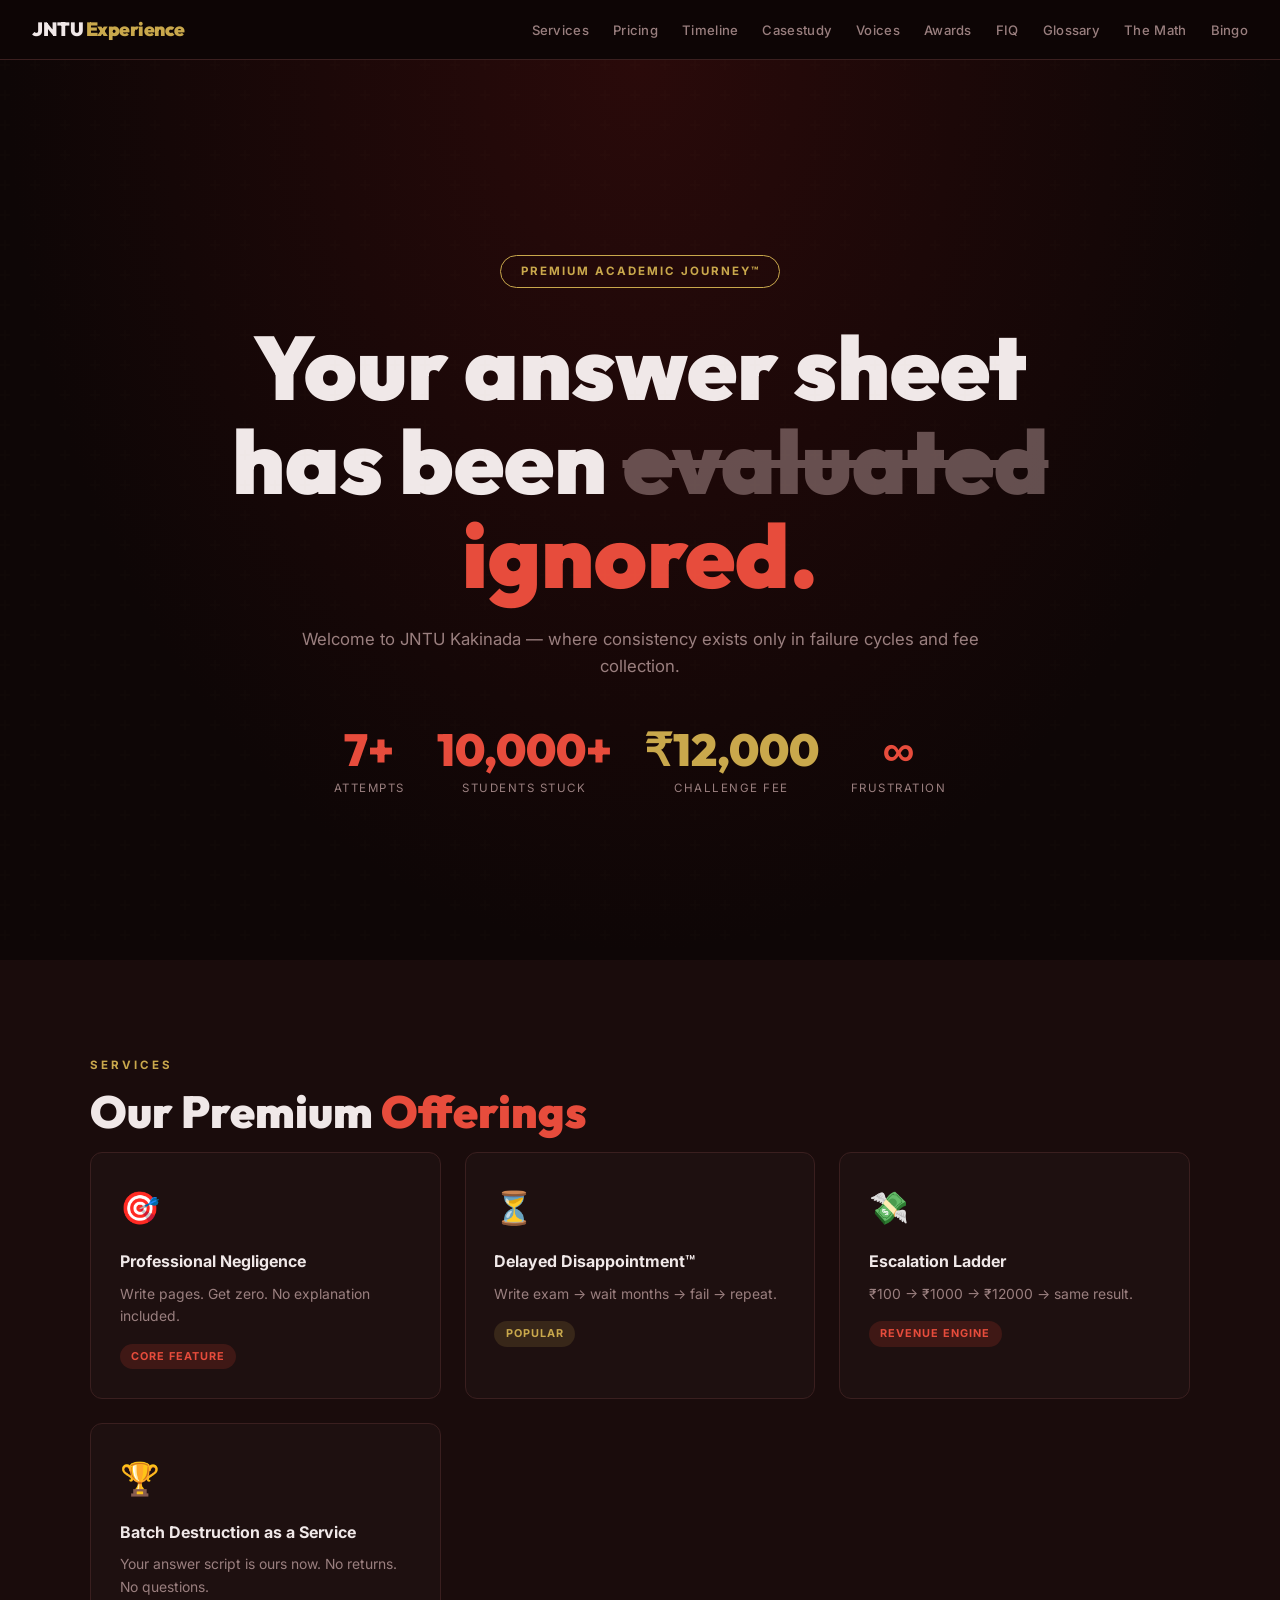
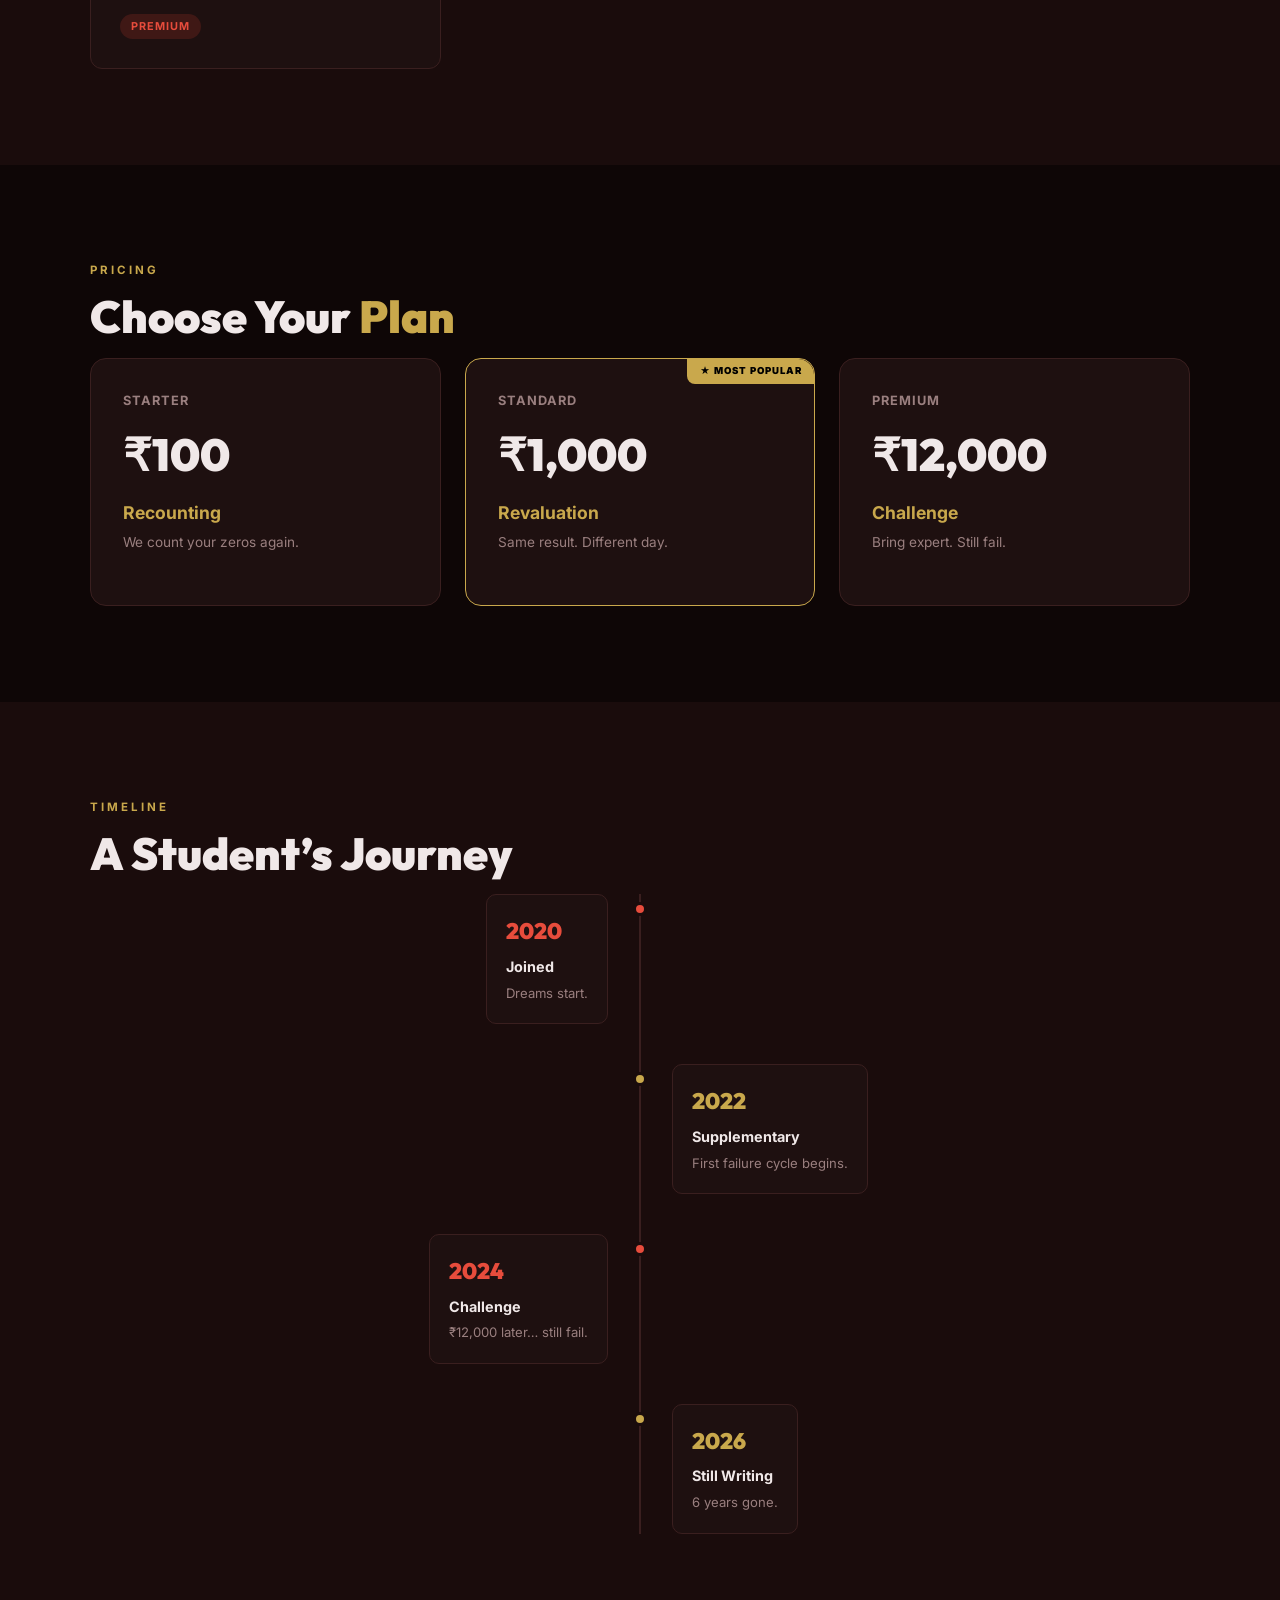
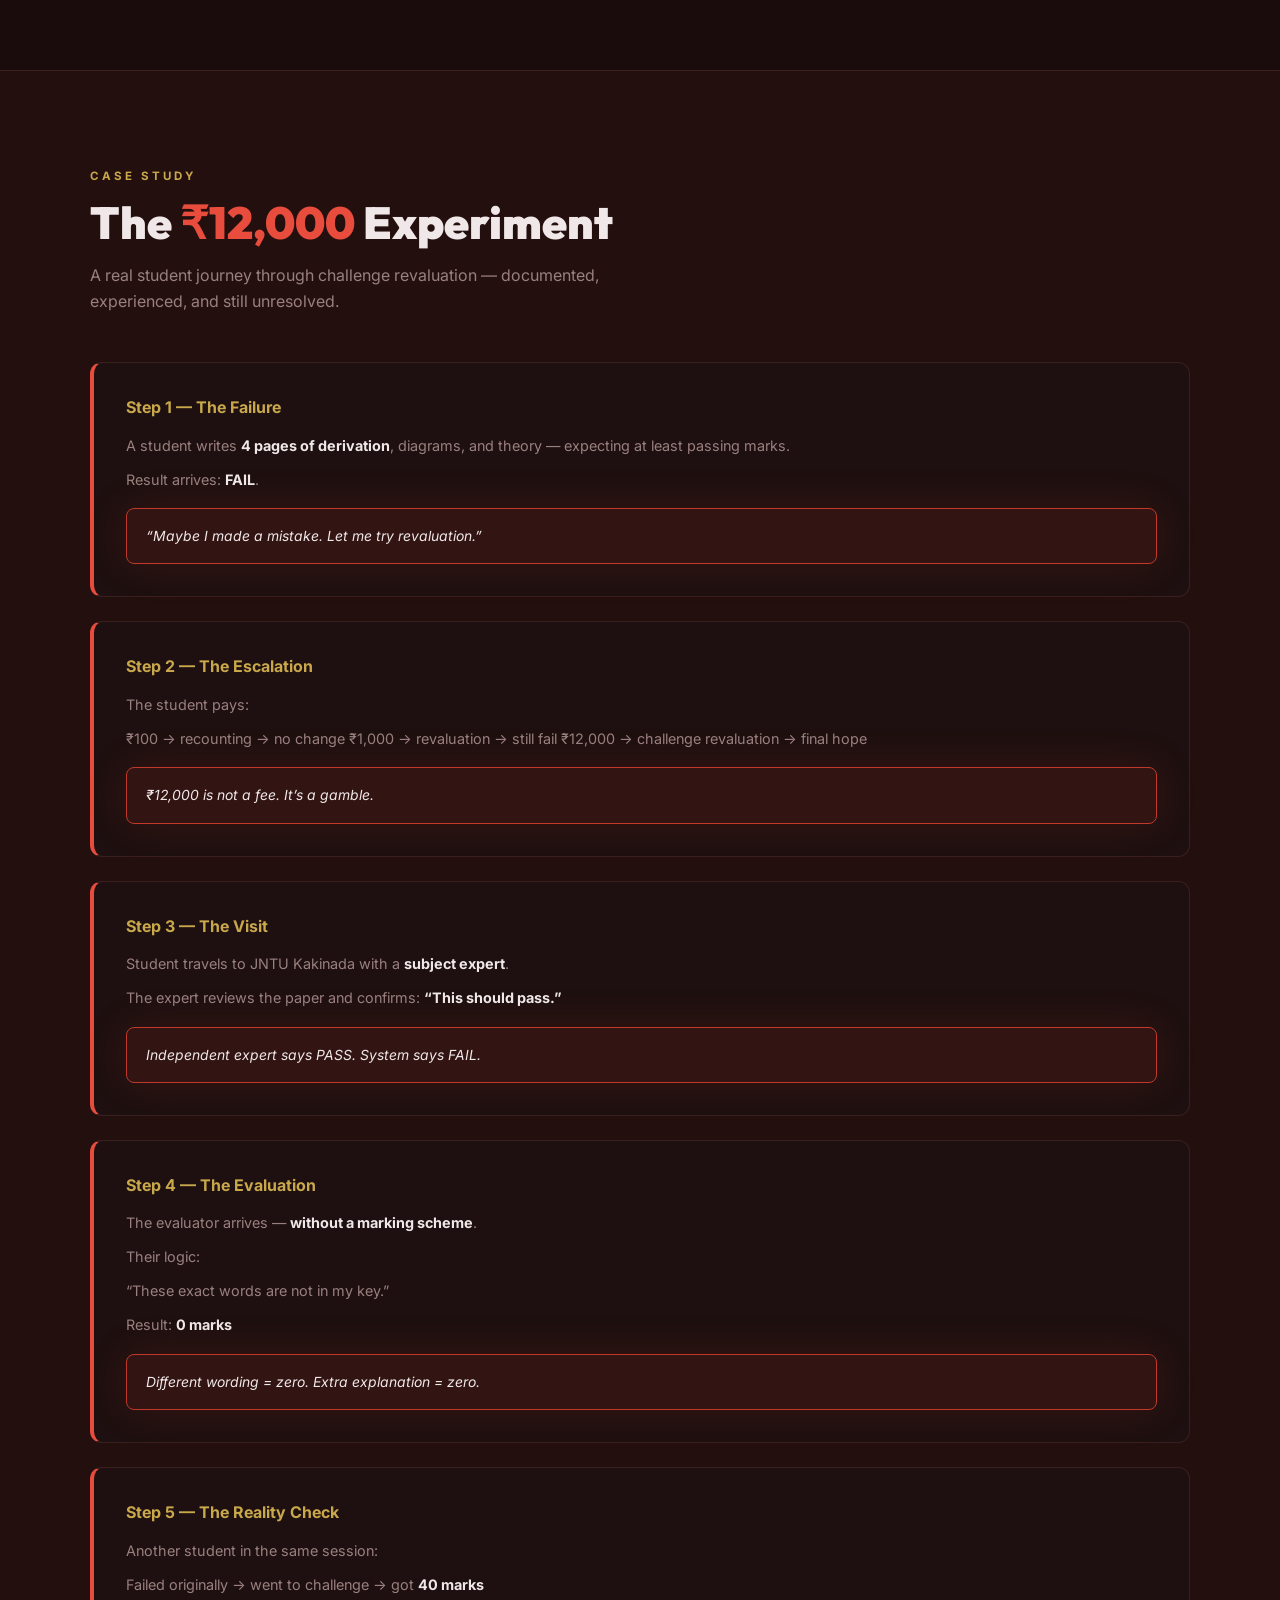
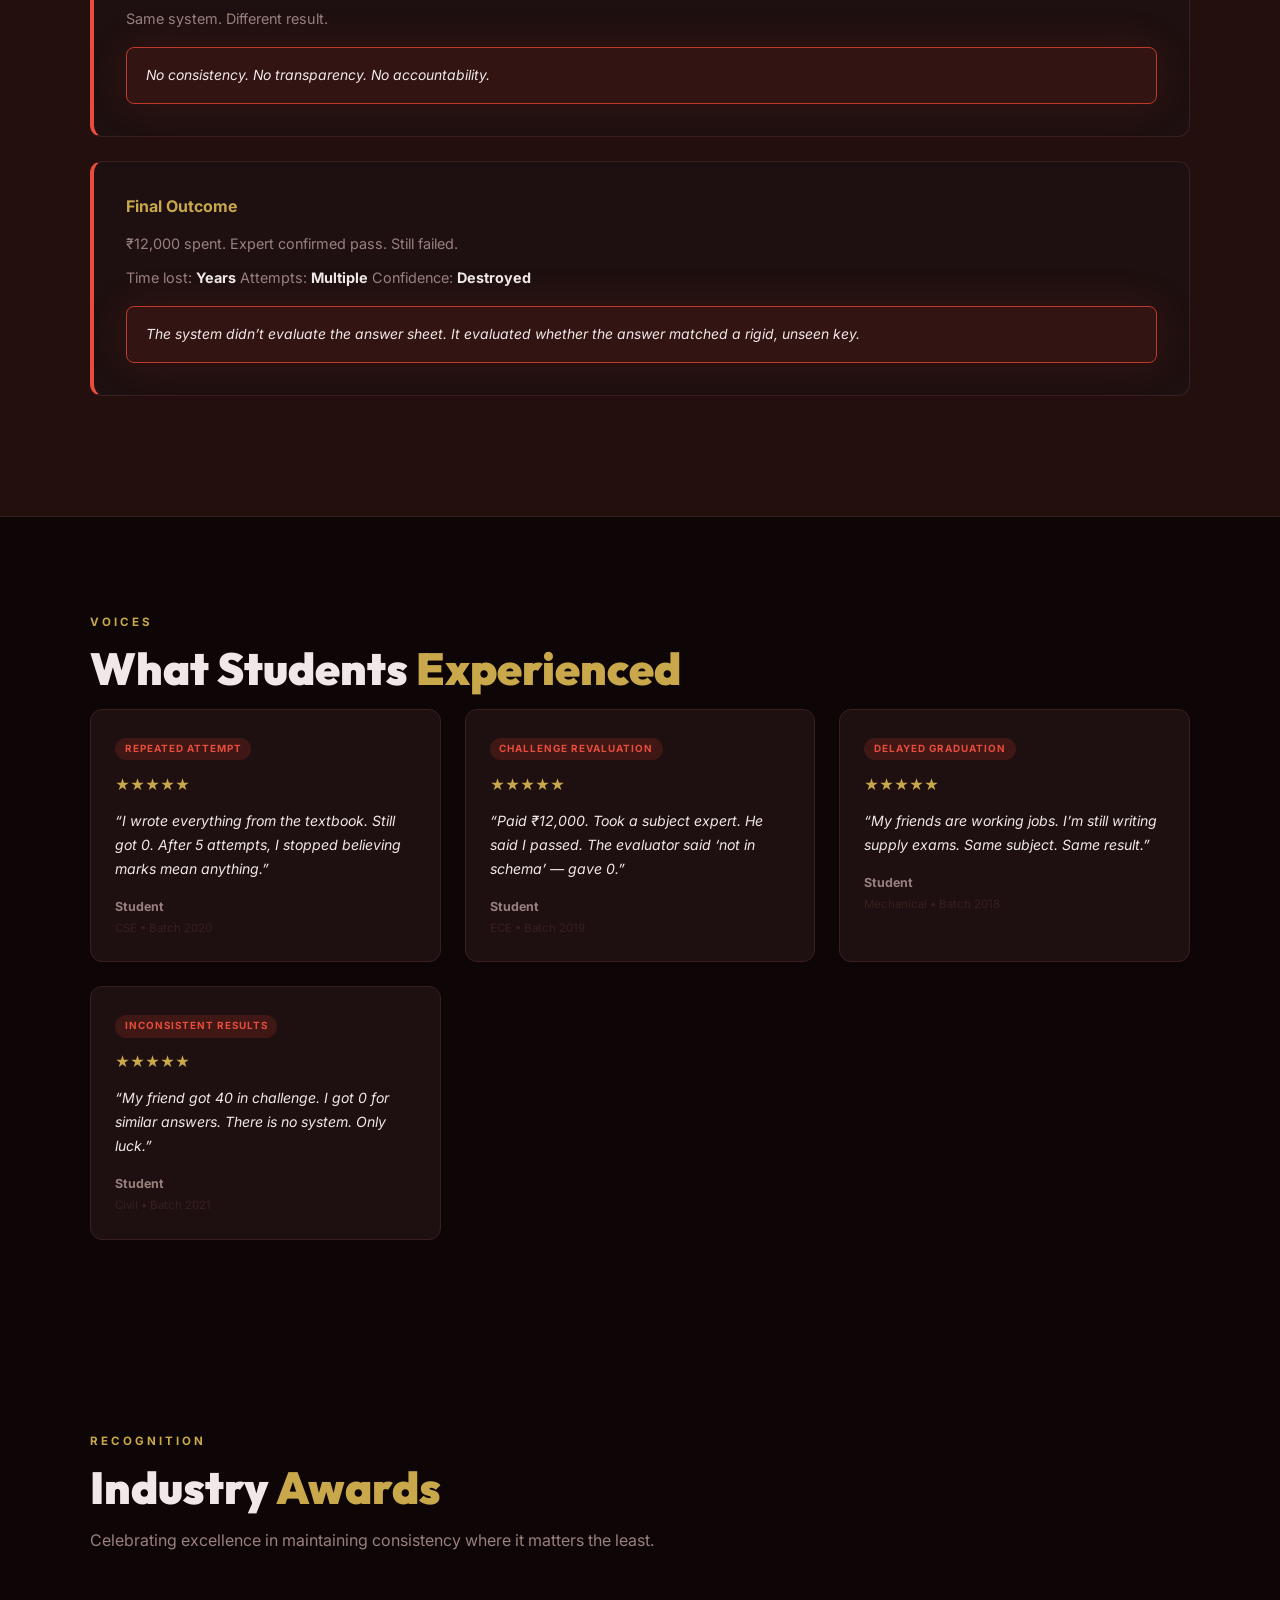
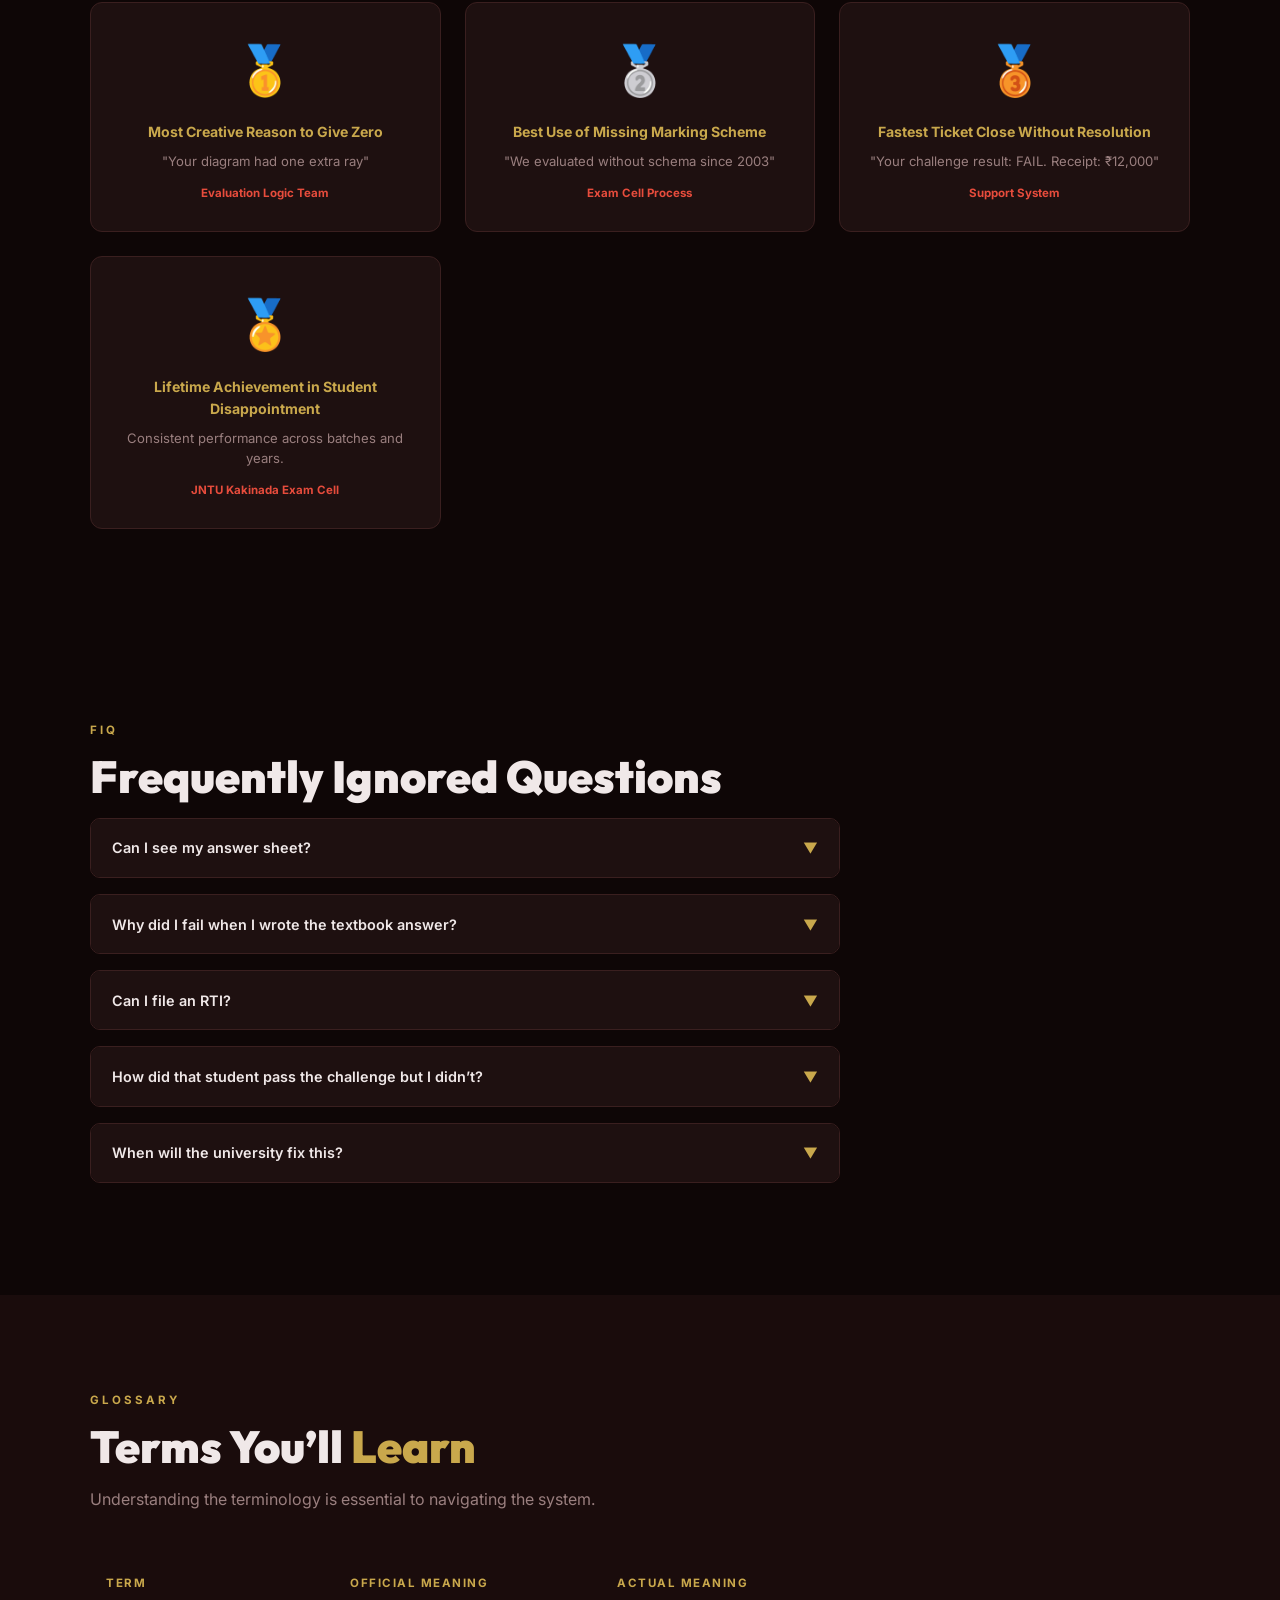
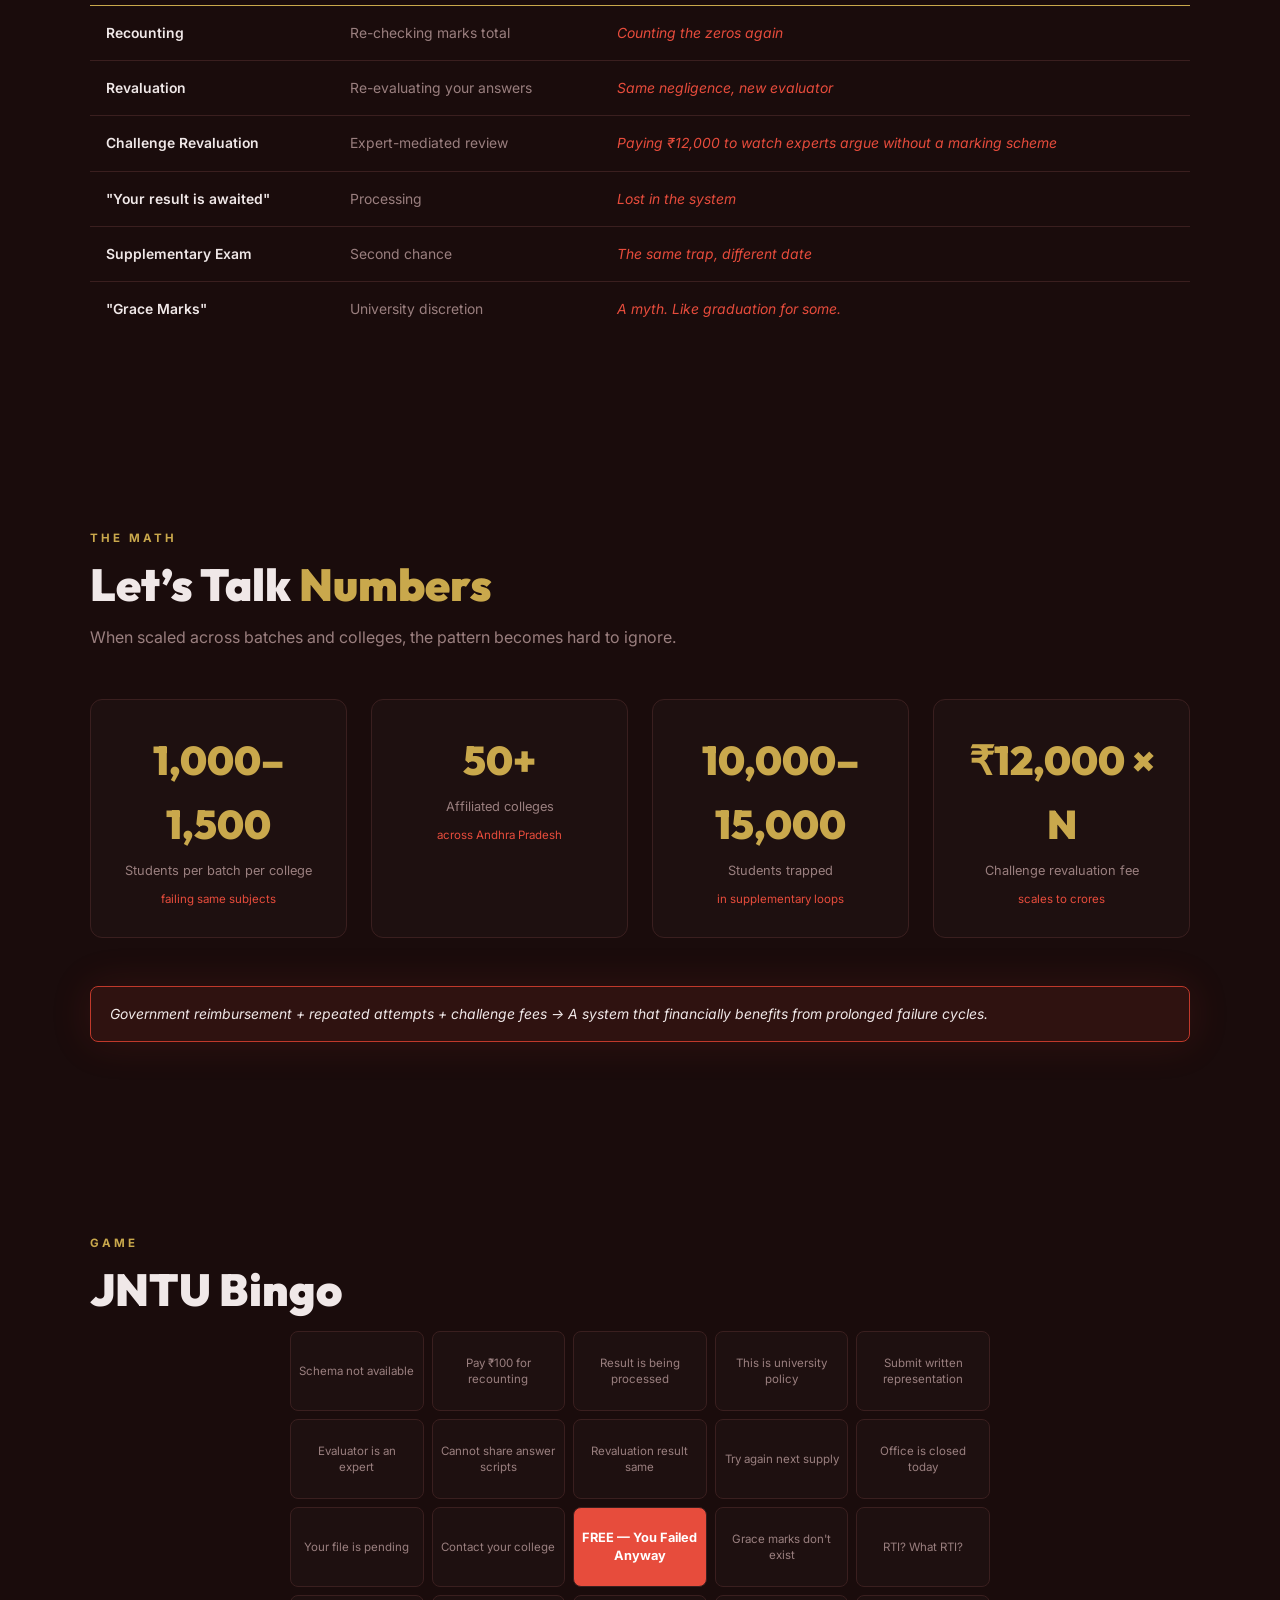
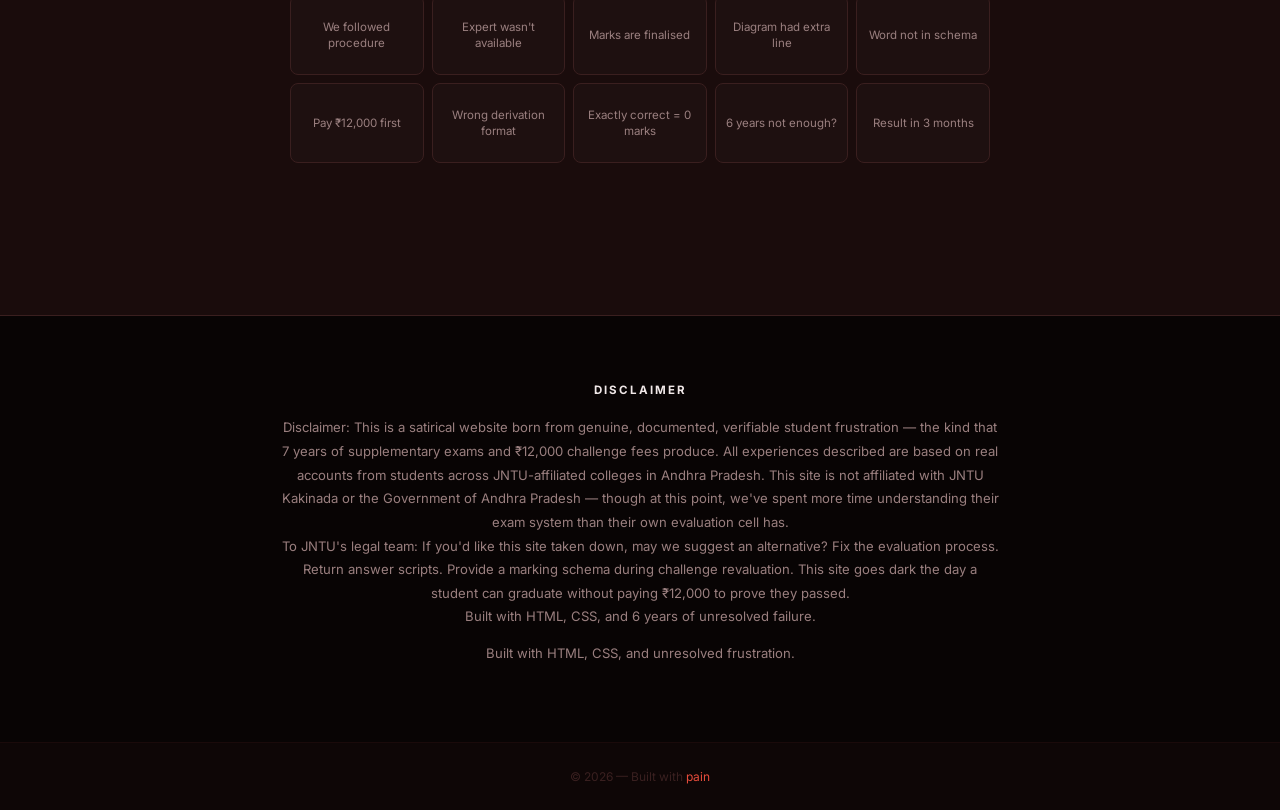
<file: index.html>
<!DOCTYPE html>
<html lang="en">

<head>
    <meta charset="UTF-8">

    <title>JNTU Kakinada Revaluation Problems, Results Delay & Student Experience (Real Stories)</title>

    <meta name="viewport" content="width=device-width, initial-scale=1.0">

    <!-- SEO META -->
    <meta name="description"
        content="Real student experiences with JNTU Kakinada exams, revaluation, challenge revaluation, supplementary issues and evaluation system problems. Read documented stories and insights.">

    <meta name="keywords"
        content="JNTU Kakinada, JNTUK results, JNTUK revaluation, JNTUK challenge revaluation, JNTUK supplementary exams, JNTUK evaluation system, JNTU issues, JNTU student experience">

    <meta name="author" content="Student Experience Archive">

    <!-- INDEXING -->
    <meta name="robots" content="index, follow">

    <!-- CANONICAL -->
    <link rel="canonical" href="https://JNTUK-glitch.github.io/jntu-kakinada-experience/">

    <!-- OPEN GRAPH (FOR WHATSAPP / FACEBOOK) -->
    <meta property="og:title" content="JNTU Kakinada: Student Experience & Evaluation Issues">
    <meta property="og:description"
        content="A documentation-driven site exposing student experiences with JNTU Kakinada evaluation, revaluation, and supplementary system.">
    <meta property="og:type" content="website">
    <meta property="og:url" content="https://JNTUK-glitch.github.io/jntu-kakinada-experience/">
    <meta property="og:image" content="https://JNTUK-glitch.github.io/jntu-kakinada-experience/preview.png">

    <!-- TWITTER -->
    <meta name="twitter:card" content="summary_large_image">
    <meta name="twitter:title" content="JNTU Kakinada Evaluation Reality">
    <meta name="twitter:description" content="Student stories and insights about JNTU Kakinada exam system.">
    <meta name="twitter:image" content="https://JNTUK-glitch.github.io/jntu-kakinada-experience/preview.png">

    <!-- FAVICON -->
    <link rel="icon" href="favicon.ico">

    <!-- CSS -->
    <link rel="preload" href="style.css" as="style">
    <link rel="stylesheet" href="style.css">

    <!-- STRUCTURED DATA (VERY POWERFUL) -->
    <script type="application/ld+json">
    {
      "@context": "https://schema.org",
      "@type": "Article",
      "headline": "JNTU Kakinada Student Experience and Evaluation System Issues",
      "description": "Detailed student experiences about JNTU Kakinada exam system, revaluation, challenge revaluation and supplementary issues.",
      "author": {
        "@type": "Organization",
        "name": "Student Experience Archive"
      },
      "publisher": {
        "@type": "Organization",
        "name": "Independent Student Documentation"
      }
    }
    </script>
    <script type="application/ld+json">
            {
             "@context": "https://schema.org",
             "@type": "FAQPage",
             "mainEntity": [
               {
                 "@type": "Question",
                 "name": "Can I see my answer sheet in JNTU?",
                 "acceptedAnswer": {
                   "@type": "Answer",
                   "text": "Students typically cannot access answer sheets directly and must apply through official processes."
                 }
               },
               {
                 "@type": "Question",
                 "name": "Does JNTU revaluation change marks?",
                 "acceptedAnswer": {
                   "@type": "Answer",
                   "text": "Revaluation results vary and may or may not lead to mark changes."
                 }
               },
               {
                 "@type": "Question",
                 "name": "What is challenge revaluation in JNTU?",
                 "acceptedAnswer": {
                   "@type": "Answer",
                   "text": "Challenge revaluation involves a detailed review process often requiring additional fees."
                 }
               }
             ]
            }
    </script>

</head>

<body>

    <!-- ─── NAV ─── -->
    <nav>
        <div class="nav-logo">
            JNTU <span class="accent">Experience</span>
        </div>

        <ul class="nav-links" id="nav-links">
            <li><a href="#services">Services</a></li>
            <li><a href="#pricing">Pricing</a></li>
            <li><a href="#timeline">Timeline</a></li>
            <li><a href="#casestudy">Casestudy</a></li>
            <li><a href="#voices">Voices</a></li>
            <li><a href="#awards">Awards</a></li>
            <li><a href="#fiq">FIQ</a></li>
            <li><a href="#glossary">Glossary</a></li>
            <li><a href="#themath">The Math</a></li>
            <li><a href="#bingo">Bingo</a></li>
        </ul>

        <div class="hamburger" id="hamburger">
            <span></span><span></span><span></span>
        </div>
    </nav>

    <!-- ─── HERO ─── -->
    <section id="hero">
        <div class="badge">Premium Academic Journey™</div>

        <h1 class="hero-title">
            Your answer sheet has been
            <span class="strikethrough">evaluated</span>
            <span class="highlight">ignored.</span>
        </h1>
        <p class="hero-sub seo-boost seo-hidden">
            JNTU Kakinada revaluation problems, results delay, challenge revaluation experience and supplementary exam
            issues
            explained.
        </p>

        <h2 class="seo-hidden">
            JNTU Kakinada Results, Revaluation, Challenge Revaluation, Supplementary Exams Issues Explained
        </h2>

        <div class="seo-hidden">
            JNTU Kakinada revaluation problems, JNTUK results delay, JNTUK challenge revaluation experience, JNTU
            supplementary
            exams issues, JNTU evaluation system complaints, JNTUK student issues Andhra Pradesh.
        </div>

        <p class="hero-sub">
            Welcome to JNTU Kakinada — where consistency exists only in failure cycles and fee collection.
        </p>

        <div class="stats-grid">
            <div class="stat-item">
                <span class="stat-num" data-target="7+">0</span>
                <span class="stat-label">Attempts</span>
            </div>
            <div class="stat-item">
                <span class="stat-num" data-target="10000+">0</span>
                <span class="stat-label">Students Stuck</span>
            </div>
            <div class="stat-item gold">
                <span class="stat-num" data-target="₹12000">0</span>
                <span class="stat-label">Challenge Fee</span>
            </div>
            <div class="stat-item">
                <span class="stat-num" data-target="∞">0</span>
                <span class="stat-label">Frustration</span>
            </div>
        </div>
    </section>

    <!-- ─── SERVICES ─── -->
    <section id="services">
        <div class="container">
            <div class="section-label">Services</div>
            <h2 class="section-title">Our Premium <span class="red">Offerings</span></h2>

            <div class="services-grid">
                <div class="service-card reveal">
                    <div class="service-icon">🎯</div>
                    <h3>Professional Negligence</h3>
                    <p>Write pages. Get zero. No explanation included.</p>
                    <span class="service-tag tag-red">Core Feature</span>
                </div>

                <div class="service-card reveal">
                    <div class="service-icon">⏳</div>
                    <h3>Delayed Disappointment™</h3>
                    <p>Write exam → wait months → fail → repeat.</p>
                    <span class="service-tag tag-gold">Popular</span>
                </div>

                <div class="service-card reveal">
                    <div class="service-icon">💸</div>
                    <h3>Escalation Ladder</h3>
                    <p>₹100 → ₹1000 → ₹12000 → same result.</p>
                    <span class="service-tag tag-red">Revenue Engine</span>
                </div>

                <div class="service-card reveal">
                    <div class="service-icon">🏆</div>
                    <h3>Batch Destruction as a Service</h3>
                    <p>Your answer script is ours now. No returns. No questions.</p>
                    <span class="service-tag tag-red">Premium</span>
                </div>
            </div>
        </div>
    </section>

    <!-- ─── PRICING ─── -->
    <section id="pricing">
        <div class="container">
            <div class="section-label">Pricing</div>
            <h2 class="section-title">Choose Your <span class="gold">Plan</span></h2>

            <div class="pricing-grid">

                <div class="pricing-card">
                    <div class="price-tier">Starter</div>
                    <div class="price-amount">₹100</div>
                    <div class="price-name">Recounting</div>
                    <p class="price-desc">We count your zeros again.</p>
                </div>

                <div class="pricing-card featured">
                    <div class="price-tier">Standard</div>
                    <div class="price-amount">₹1,000</div>
                    <div class="price-name">Revaluation</div>
                    <p class="price-desc">Same result. Different day.</p>
                </div>

                <div class="pricing-card">
                    <div class="price-tier">Premium</div>
                    <div class="price-amount">₹12,000</div>
                    <div class="price-name">Challenge</div>
                    <p class="price-desc">Bring expert. Still fail.</p>
                </div>

            </div>
        </div>
    </section>

    <!-- ─── TIMELINE ─── -->
    <section id="timeline">
        <div class="container">
            <div class="section-label">Timeline</div>
            <h2 class="section-title">A Student’s Journey</h2>

            <div class="timeline">
                <div class="tl-item">
                    <div class="tl-dot"></div>
                    <div class="tl-content">
                        <div class="tl-year">2020</div>
                        <h4>Joined</h4>
                        <p>Dreams start.</p>
                    </div>
                </div>

                <div class="tl-item">
                    <div class="tl-dot"></div>
                    <div class="tl-content">
                        <div class="tl-year">2022</div>
                        <h4>Supplementary</h4>
                        <p>First failure cycle begins.</p>
                    </div>
                </div>

                <div class="tl-item">
                    <div class="tl-dot"></div>
                    <div class="tl-content">
                        <div class="tl-year">2024</div>
                        <h4>Challenge</h4>
                        <p>₹12,000 later… still fail.</p>
                    </div>
                </div>

                <div class="tl-item">
                    <div class="tl-dot"></div>
                    <div class="tl-content">
                        <div class="tl-year">2026</div>
                        <h4>Still Writing</h4>
                        <p>6 years gone.</p>
                    </div>
                </div>
            </div>
        </div>
    </section>

    <!-- ─── CASE STUDY / FULL STORY ─── -->
    <section id="casestudy">
        <div class="container">

            <div class="section-label">Case Study</div>
            <h2 class="section-title">
                The <span class="red">₹12,000</span> Experiment
            </h2>
            <p class="section-desc">
                A real student journey through challenge revaluation — documented, experienced, and still unresolved.
            </p>

            <!-- STORY BLOCK 1 -->
            <div class="case-box reveal">
                <h3>Step 1 — The Failure</h3>
                <p>
                    A student writes <strong>4 pages of derivation</strong>, diagrams, and theory —
                    expecting at least passing marks.
                </p>
                <p>
                    Result arrives: <strong>FAIL</strong>.
                </p>
                <div class="case-highlight">
                    “Maybe I made a mistake. Let me try revaluation.”
                </div>
            </div>

            <!-- STORY BLOCK 2 -->
            <div class="case-box reveal">
                <h3>Step 2 — The Escalation</h3>
                <p>
                    The student pays:
                </p>
                <p>
                    ₹100 → recounting → no change
                    ₹1,000 → revaluation → still fail
                    ₹12,000 → challenge revaluation → final hope
                </p>
                <div class="case-highlight">
                    ₹12,000 is not a fee. It’s a gamble.
                </div>
            </div>

            <!-- STORY BLOCK 3 -->
            <div class="case-box reveal">
                <h3>Step 3 — The Visit</h3>
                <p>
                    Student travels to JNTU Kakinada with a <strong>subject expert</strong>.
                </p>
                <p>
                    The expert reviews the paper and confirms:
                    <strong>“This should pass.”</strong>
                </p>
                <div class="case-highlight">
                    Independent expert says PASS. System says FAIL.
                </div>
            </div>

            <!-- STORY BLOCK 4 -->
            <div class="case-box reveal">
                <h3>Step 4 — The Evaluation</h3>
                <p>
                    The evaluator arrives — <strong>without a marking scheme</strong>.
                </p>
                <p>
                    Their logic:
                </p>
                <p>
                    “These exact words are not in my key.”
                </p>
                <p>
                    Result: <strong>0 marks</strong>
                </p>
                <div class="case-highlight">
                    Different wording = zero. Extra explanation = zero.
                </div>
            </div>

            <!-- STORY BLOCK 5 -->
            <div class="case-box reveal">
                <h3>Step 5 — The Reality Check</h3>
                <p>
                    Another student in the same session:
                </p>
                <p>
                    Failed originally → went to challenge → got <strong>40 marks</strong>
                </p>
                <p>
                    Same system. Different result.
                </p>
                <div class="case-highlight">
                    No consistency. No transparency. No accountability.
                </div>
            </div>

            <!-- FINAL IMPACT -->
            <div class="case-box reveal">
                <h3>Final Outcome</h3>
                <p>
                    ₹12,000 spent. Expert confirmed pass. Still failed.
                </p>
                <p>
                    Time lost: <strong>Years</strong>
                    Attempts: <strong>Multiple</strong>
                    Confidence: <strong>Destroyed</strong>
                </p>

                <div class="case-highlight">
                    The system didn’t evaluate the answer sheet.
                    It evaluated whether the answer matched a rigid, unseen key.
                </div>
            </div>

        </div>
    </section>


    <!-- ─── STUDENT VOICES ─── -->
    <section id="voices">
        <div class="container">

            <div class="section-label">Voices</div>
            <h2 class="section-title">
                What Students <span class="gold">Experienced</span>
            </h2>

            <div class="voices-grid">

                <div class="voice-card reveal delay-1">
                    <div class="victim-badge">Repeated Attempt</div>
                    <div class="voice-stars">★★★★★</div>
                    <p class="voice-text">
                        “I wrote everything from the textbook. Still got 0.
                        After 5 attempts, I stopped believing marks mean anything.”
                    </p>
                    <div class="voice-author">Student</div>
                    <div class="voice-detail">CSE • Batch 2020</div>
                </div>

                <div class="voice-card reveal delay-2">
                    <div class="victim-badge">Challenge Revaluation</div>
                    <div class="voice-stars">★★★★★</div>
                    <p class="voice-text">
                        “Paid ₹12,000. Took a subject expert. He said I passed.
                        The evaluator said ‘not in schema’ — gave 0.”
                    </p>
                    <div class="voice-author">Student</div>
                    <div class="voice-detail">ECE • Batch 2019</div>
                </div>

                <div class="voice-card reveal delay-3">
                    <div class="victim-badge">Delayed Graduation</div>
                    <div class="voice-stars">★★★★★</div>
                    <p class="voice-text">
                        “My friends are working jobs. I’m still writing supply exams.
                        Same subject. Same result.”
                    </p>
                    <div class="voice-author">Student</div>
                    <div class="voice-detail">Mechanical • Batch 2018</div>
                </div>

                <div class="voice-card reveal delay-4">
                    <div class="victim-badge">Inconsistent Results</div>
                    <div class="voice-stars">★★★★★</div>
                    <p class="voice-text">
                        “My friend got 40 in challenge. I got 0 for similar answers.
                        There is no system. Only luck.”
                    </p>
                    <div class="voice-author">Student</div>
                    <div class="voice-detail">Civil • Batch 2021</div>
                </div>

            </div>
        </div>
    </section>

    <!-- ─── AWARDS ─── -->
    <section id="awards">
        <div class="container">

            <div class="section-label">Recognition</div>
            <h2 class="section-title">
                Industry <span class="gold">Awards</span>
            </h2>
            <p class="section-desc">
                Celebrating excellence in maintaining consistency where it matters the least.
            </p>

            <div class="awards-grid">

                <div class="award-card reveal delay-1">
                    <span class="award-medal">🥇</span>
                    <h3>Most Creative Reason to Give Zero</h3>
                    <p>"Your diagram had one extra ray"</p>
                    <span class="award-winner">Evaluation Logic Team</span>
                </div>

                <div class="award-card reveal delay-2">
                    <span class="award-medal">🥈</span>
                    <h3>Best Use of Missing Marking Scheme</h3>
                    <p>"We evaluated without schema since 2003"</p>
                    <span class="award-winner">Exam Cell Process</span>
                </div>

                <div class="award-card reveal delay-3">
                    <span class="award-medal">🥉</span>
                    <h3>Fastest Ticket Close Without Resolution</h3>
                    <p>"Your challenge result: FAIL. Receipt: ₹12,000"</p>
                    <span class="award-winner">Support System</span>
                </div>

                <div class="award-card reveal delay-4">
                    <span class="award-medal">🏅</span>
                    <h3>Lifetime Achievement in Student Disappointment</h3>
                    <p>Consistent performance across batches and years.</p>
                    <span class="award-winner">JNTU Kakinada Exam Cell</span>
                </div>

            </div>
        </div>
    </section>

    <!-- ─── FIQ ─── -->
    <section id="fiq">
        <div class="container">
            <div class="section-label">FIQ</div>
            <h2 class="section-title">Frequently Ignored Questions</h2>

            <div class="fiq-list">

                <div class="fiq-item">
                    <div class="fiq-q">
                        Can I see my answer sheet?
                        <span class="arrow">▼</span>
                    </div>
                    <div class="fiq-a">
                        <p><strong>No.</strong> Pay ₹100 instead.</p>
                    </div>
                </div>

                <div class="fiq-item">
                    <div class="fiq-q">
                        Why did I fail when I wrote the textbook answer?
                        <span class="arrow">▼</span>
                    </div>
                    <div class="fiq-a">
                        <p>
                            The rabbit has <strong>3 legs</strong> in our schema.
                            You wrote <strong>4</strong>.
                            <strong>Zero.</strong>
                        </p>
                    </div>
                </div>

                <div class="fiq-item">
                    <div class="fiq-q">
                        Can I file an RTI?
                        <span class="arrow">▼</span>
                    </div>
                    <div class="fiq-a">
                        <p>
                            You can try.
                            <strong>We Will Deprecate Every Year So You Won't Get Any .</strong>
                        </p>
                    </div>
                </div>

                <div class="fiq-item">
                    <div class="fiq-q">
                        How did that student pass the challenge but I didn’t?
                        <span class="arrow">▼</span>
                    </div>
                    <div class="fiq-a">
                        <p>
                            This is above your pay grade.
                            Which is <strong>₹12,000</strong>, by the way.
                        </p>
                    </div>
                </div>

                <div class="fiq-item">
                    <div class="fiq-q">
                        When will the university fix this?
                        <span class="arrow">▼</span>
                    </div>
                    <div class="fiq-a">
                        <p>
                            Please submit a written request.
                            <strong>It will be auto-closed.</strong>
                        </p>
                    </div>
                </div>

            </div>
        </div>
    </section>

    <!-- ─── GLOSSARY ─── -->
    <section id="glossary">
        <div class="container">

            <div class="section-label">Glossary</div>
            <h2 class="section-title">
                Terms You’ll <span class="gold">Learn</span>
            </h2>
            <p class="section-desc">
                Understanding the terminology is essential to navigating the system.
            </p>

            <table class="gloss-table reveal">
                <thead>
                    <tr>
                        <th>Term</th>
                        <th>Official Meaning</th>
                        <th>Actual Meaning</th>
                    </tr>
                </thead>
                <tbody>

                    <tr>
                        <td class="term">Recounting</td>
                        <td class="official">Re-checking marks total</td>
                        <td class="real">Counting the zeros again</td>
                    </tr>

                    <tr>
                        <td class="term">Revaluation</td>
                        <td class="official">Re-evaluating your answers</td>
                        <td class="real">Same negligence, new evaluator</td>
                    </tr>

                    <tr>
                        <td class="term">Challenge Revaluation</td>
                        <td class="official">Expert-mediated review</td>
                        <td class="real">Paying ₹12,000 to watch experts argue without a marking scheme</td>
                    </tr>

                    <tr>
                        <td class="term">"Your result is awaited"</td>
                        <td class="official">Processing</td>
                        <td class="real">Lost in the system</td>
                    </tr>

                    <tr>
                        <td class="term">Supplementary Exam</td>
                        <td class="official">Second chance</td>
                        <td class="real">The same trap, different date</td>
                    </tr>

                    <tr>
                        <td class="term">"Grace Marks"</td>
                        <td class="official">University discretion</td>
                        <td class="real">A myth. Like graduation for some.</td>
                    </tr>

                </tbody>
            </table>

        </div>
    </section>

    <!-- ─── THE MATH ─── -->
    <section id="themath">
        <div class="container">

            <div class="section-label">The Math</div>
            <h2 class="section-title">
                Let’s Talk <span class="gold">Numbers</span>
            </h2>
            <p class="section-desc">
                When scaled across batches and colleges, the pattern becomes hard to ignore.
            </p>

            <div class="math-grid">

                <div class="math-card reveal delay-1">
                    <span class="big-num">1,000–1,500</span>
                    <span class="math-label">Students per batch per college</span>
                    <span class="math-note">failing same subjects</span>
                </div>

                <div class="math-card reveal delay-2">
                    <span class="big-num">50+</span>
                    <span class="math-label">Affiliated colleges</span>
                    <span class="math-note">across Andhra Pradesh</span>
                </div>

                <div class="math-card reveal delay-3">
                    <span class="big-num">10,000–15,000</span>
                    <span class="math-label">Students trapped</span>
                    <span class="math-note">in supplementary loops</span>
                </div>

                <div class="math-card reveal delay-4">
                    <span class="big-num">₹12,000 × N</span>
                    <span class="math-label">Challenge revaluation fee</span>
                    <span class="math-note">scales to crores</span>
                </div>

            </div>

            <!-- Impact Statement -->
            <div class="case-highlight reveal" style="margin-top:3rem;">
                Government reimbursement + repeated attempts + challenge fees
                → A system that financially benefits from prolonged failure cycles.
            </div>

        </div>
    </section>



    <!-- ─── BINGO ─── -->
    <section id="bingo">
        <div class="container">
            <div class="section-label">Game</div>
            <h2 class="section-title">JNTU Bingo</h2>

            <div id="bingo-board" class="bingo-board"></div>
            <div id="bingo-status" class="bingo-status"></div>
        </div>
    </section>

    <!-- ─── DISCLAIMER ─── -->
    <section id="disclaimer">
        <div class="disclaimer-box">
            <h4>Disclaimer</h4>
            <p>
                Disclaimer: This is a satirical website born from genuine, documented, verifiable student
                frustration — the kind that 7 years of supplementary exams and ₹12,000 challenge fees produce.
                All experiences described are based on real accounts from students across JNTU-affiliated
                colleges in Andhra Pradesh. This site is not affiliated with JNTU Kakinada or the
                Government of Andhra Pradesh — though at this point, we've spent more time understanding
                their exam system than their own evaluation cell has.<br>
                To JNTU's legal team: If you'd like this site taken down, may we suggest an alternative?
                Fix the evaluation process. Return answer scripts. Provide a marking schema during challenge
                revaluation. This site goes dark the day a student can graduate without paying ₹12,000
                to prove they passed.<br>
                Built with HTML, CSS, and 6 years of unresolved failure.
            </p>
            <p>
                Built with HTML, CSS, and unresolved frustration.
            </p>
        </div>
    </section>

    <section class="seo-hidden">
        <a href="/jntu-revaluation-problem.html">JNTU Revaluation Problem</a>
        <a href="/jntu-challenge-revaluation.html">JNTU Challenge Revaluation Experience</a>
        <a href="/jntu-supplementary-issues.html">JNTU Supplementary Issues</a>
        <a href="/jntu-results-delay.html">JNTU Results Delay</a>
        <a href="/jntu-student-experience.html">JNTU Student Experience</a>
    </section>

    <footer class="site-footer">
        © 2026 — Built with <span>pain</span>
    </footer>

    <!-- JS -->
    <script src="script.js"></script>

</body>

</html>
</file>
<file: style.css>
@import url('https://fonts.googleapis.com/css2?family=Inter:wght@300;400;500;600;700;900&family=Outfit:wght@400;700;900&display=swap');

:root {
  --bg: #0e0606;
  --bg2: #1a0c0c;
  --bg3: #240f0f;
  --card: #1e1010;
  --card2: #2a1515;
  --gold: #C9A84C;
  --gold2: #e6c96a;
  --red: #c0392b;
  --red2: #e74c3c;
  --white: #f0e8e8;
  --muted: #9a7f7f;
  --border: #3a1f1f;
  --font-main: 'Inter', sans-serif;
  --font-display: 'Outfit', sans-serif;
}

*, *::before, *::after { box-sizing: border-box; margin: 0; padding: 0; }

html { scroll-behavior: smooth; }

body {
  font-family: var(--font-main);
  background: var(--bg);
  color: var(--white);
  line-height: 1.6;
  overflow-x: hidden;
}

/* ─── NAV ─── */
nav {
  position: sticky; top: 0; z-index: 100;
  background: rgba(14,6,6,0.92);
  backdrop-filter: blur(12px);
  border-bottom: 1px solid var(--border);
  padding: 0 2rem;
  display: flex; align-items: center; justify-content: space-between;
  height: 60px;
}
.nav-logo {
  font-family: var(--font-display);
  font-size: 1.2rem; font-weight: 900;
  letter-spacing: -0.5px;
}
.nav-logo .accent { color: var(--gold); }
.nav-logo .strike { color: var(--red); text-decoration: line-through; }
.nav-links { display: flex; gap: 1.5rem; list-style: none; }
.nav-links a {
  color: var(--muted); text-decoration: none;
  font-size: 0.82rem; font-weight: 500; letter-spacing: 0.3px;
  transition: color 0.2s;
}
.nav-links a:hover { color: var(--gold); }
.hamburger { display: none; cursor: pointer; flex-direction: column; gap: 5px; }
.hamburger span { width: 24px; height: 2px; background: var(--white); border-radius: 2px; transition: all 0.3s; }

/* ─── HERO ─── */
#hero {
  min-height: 100vh;
  display: flex; flex-direction: column; align-items: center; justify-content: center;
  text-align: center;
  padding: 6rem 2rem 4rem;
  background: radial-gradient(ellipse at 50% 0%, #2a0a0a 0%, var(--bg) 70%);
  position: relative; overflow: hidden;
}
#hero::before {
  content: '';
  position: absolute; inset: 0;
  background: url("data:image/svg+xml,%3Csvg width='60' height='60' viewBox='0 0 60 60' xmlns='http://www.w3.org/2000/svg'%3E%3Cg fill='none' fill-rule='evenodd'%3E%3Cg fill='%23C9A84C' fill-opacity='0.03'%3E%3Cpath d='M36 34v-4h-2v4h-4v2h4v4h2v-4h4v-2h-4zm0-30V0h-2v4h-4v2h4v4h2V6h4V4h-4zM6 34v-4H4v4H0v2h4v4h2v-4h4v-2H6zM6 4V0H4v4H0v2h4v4h2V6h4V4H6z'/%3E%3C/g%3E%3C/g%3E%3C/svg%3E");
  opacity: 0.4;
}
.badge {
  display: inline-flex; align-items: center; gap: 0.5rem;
  border: 1px solid var(--gold);
  color: var(--gold);
  font-size: 0.72rem; font-weight: 700; letter-spacing: 2px;
  padding: 0.4rem 1.2rem; border-radius: 100px;
  margin-bottom: 2rem;
  text-transform: uppercase;
  animation: fadeIn 0.8s ease;
}
h1.hero-title {
  font-family: var(--font-display);
  font-size: clamp(2.8rem, 7vw, 6rem);
  font-weight: 900; line-height: 1.05;
  max-width: 900px;
  animation: slideUp 0.8s ease;
}
h1.hero-title .strikethrough {
  text-decoration: line-through;
  color: var(--muted); opacity: 0.6;
}
h1.hero-title .highlight { color: var(--red2); }
.hero-sub {
  max-width: 680px;
  font-size: 1.05rem; color: var(--muted);
  margin: 1.5rem auto 3rem;
  animation: slideUp 1s ease;
}
.stats-grid {
  display: flex; flex-wrap: wrap; gap: 2rem;
  justify-content: center;
  animation: slideUp 1.1s ease;
}
.stat-item { text-align: center; }
.stat-num {
  font-family: var(--font-display);
  font-size: 2.8rem; font-weight: 900; color: var(--red2);
  display: block; line-height: 1;
}
.stat-label {
  font-size: 0.72rem; color: var(--muted);
  letter-spacing: 1.5px; text-transform: uppercase;
  margin-top: 0.4rem; display: block;
}
.stat-item.gold .stat-num { color: var(--gold); }

/* ─── SECTION BASE ─── */
section { padding: 6rem 2rem; }
.container { max-width: 1100px; margin: 0 auto; }
.section-label {
  font-size: 0.72rem; font-weight: 700; letter-spacing: 3px;
  text-transform: uppercase; color: var(--gold);
  margin-bottom: 0.8rem;
}
h2.section-title {
  font-family: var(--font-display);
  font-size: clamp(1.8rem, 4vw, 2.8rem);
  font-weight: 900; line-height: 1.1;
  margin-bottom: 1rem;
}
h2.section-title .red { color: var(--red2); }
h2.section-title .gold { color: var(--gold); }
.section-desc { color: var(--muted); font-size: 1rem; max-width: 600px; margin-bottom: 3rem; }

/* ─── SERVICES ─── */
#services { background: var(--bg2); }
.services-grid { display: grid; grid-template-columns: repeat(auto-fit, minmax(280px, 1fr)); gap: 1.5rem; }
.service-card {
  background: var(--card);
  border: 1px solid var(--border);
  border-radius: 12px;
  padding: 1.8rem;
  transition: transform 0.2s, border-color 0.2s;
}
.service-card:hover { transform: translateY(-4px); border-color: var(--gold); }
.service-icon { font-size: 2rem; margin-bottom: 1rem; }
.service-card h3 { font-size: 1rem; font-weight: 700; margin-bottom: 0.5rem; }
.service-card p { font-size: 0.87rem; color: var(--muted); line-height: 1.6; }
.service-tag {
  display: inline-block; margin-top: 1rem;
  font-size: 0.68rem; font-weight: 700; letter-spacing: 1px;
  padding: 0.25rem 0.7rem; border-radius: 100px;
  text-transform: uppercase;
}
.tag-red { background: rgba(192,57,43,0.2); color: var(--red2); }
.tag-gold { background: rgba(201,168,76,0.15); color: var(--gold); }

/* ─── PRICING ─── */
#pricing { background: var(--bg); }
.pricing-grid { display: grid; grid-template-columns: repeat(auto-fit, minmax(260px, 1fr)); gap: 1.5rem; }
.pricing-card {
  background: var(--card);
  border: 1px solid var(--border);
  border-radius: 16px; padding: 2rem;
  position: relative; overflow: hidden;
  transition: transform 0.2s;
}
.pricing-card:hover { transform: translateY(-4px); }
.pricing-card.featured { border-color: var(--gold); }
.pricing-card.featured::before {
  content: '★ MOST POPULAR'; position: absolute; top: 0; right: 0;
  background: var(--gold); color: #000;
  font-size: 0.6rem; font-weight: 900; letter-spacing: 1px;
  padding: 0.3rem 0.8rem;
  border-radius: 0 16px 0 8px;
}
.price-tier { font-size: 0.8rem; font-weight: 700; color: var(--muted); letter-spacing: 1px; text-transform: uppercase; }
.price-amount {
  font-family: var(--font-display);
  font-size: 2.8rem; font-weight: 900; color: var(--white);
  margin: 0.5rem 0;
}
.price-amount span { font-size: 1.2rem; color: var(--muted); }
.price-name { font-size: 1.1rem; font-weight: 700; margin-bottom: 0.3rem; color: var(--gold); }
.price-desc { font-size: 0.85rem; color: var(--muted); margin-bottom: 1.2rem; }
.price-features { list-style: none; }
.price-features li {
  font-size: 0.85rem; color: var(--muted);
  padding: 0.4rem 0; border-bottom: 1px solid var(--border);
  display: flex; align-items: center; gap: 0.5rem;
}
.price-features li::before { content: '✗'; color: var(--red2); font-weight: 700; }

/* ─── TIMELINE ─── */
#timeline { background: var(--bg2); }
.timeline { position: relative; max-width: 800px; margin: 0 auto; }
.timeline::before {
  content: ''; position: absolute; left: 50%; top: 0; bottom: 0;
  width: 2px; background: var(--border); transform: translateX(-50%);
}
.tl-item {
  display: flex; justify-content: flex-end;
  padding-right: calc(50% + 2rem);
  margin-bottom: 2.5rem; position: relative;
}
.tl-item:nth-child(even) { justify-content: flex-start; padding-right: 0; padding-left: calc(50% + 2rem); }
.tl-dot {
  position: absolute; left: 50%; top: 0.5rem;
  width: 14px; height: 14px; border-radius: 50%;
  background: var(--red2); border: 3px solid var(--bg2);
  transform: translateX(-50%);
  z-index: 1;
}
.tl-item:nth-child(even) .tl-dot { background: var(--gold); }
.tl-content {
  background: var(--card); border: 1px solid var(--border);
  border-radius: 10px; padding: 1.2rem;
  max-width: 340px;
}
.tl-year {
  font-family: var(--font-display); font-size: 1.4rem; font-weight: 900;
  color: var(--red2); margin-bottom: 0.3rem;
}
.tl-item:nth-child(even) .tl-year { color: var(--gold); }
.tl-content h4 { font-size: 0.9rem; font-weight: 700; margin-bottom: 0.3rem; }
.tl-content p { font-size: 0.82rem; color: var(--muted); }

/* ─── CASE STUDY ─── */
#casestudy { background: var(--bg3); border-top: 1px solid var(--border); border-bottom: 1px solid var(--border); }
.case-box {
  background: var(--card); border: 1px solid var(--border);
  border-left: 4px solid var(--red2);
  border-radius: 12px; padding: 2rem;
  margin-bottom: 1.5rem;
}
.case-box h3 { font-size: 1rem; font-weight: 700; color: var(--gold); margin-bottom: 0.8rem; }
.case-box p { font-size: 0.9rem; color: var(--muted); line-height: 1.7; margin-bottom: 0.6rem; }
.case-box p strong { color: var(--white); }
.case-highlight {
  background: rgba(192,57,43,0.12); border: 1px solid var(--red);
  border-radius: 8px; padding: 1rem 1.2rem; margin-top: 1rem;
  font-size: 0.87rem; font-style: italic; color: var(--white);
}

/* ─── VOICES / WALL ─── */
#voices { background: var(--bg); }
.voices-grid { display: grid; grid-template-columns: repeat(auto-fit, minmax(300px, 1fr)); gap: 1.5rem; }
.voice-card {
  background: var(--card); border: 1px solid var(--border);
  border-radius: 12px; padding: 1.5rem;
  transition: border-color 0.2s;
}
.voice-card:hover { border-color: var(--gold); }
.voice-stars { color: var(--gold); font-size: 0.9rem; margin-bottom: 0.8rem; }
.voice-text { font-size: 0.88rem; line-height: 1.7; color: var(--white); font-style: italic; margin-bottom: 1rem; }
.voice-author { font-size: 0.78rem; font-weight: 700; color: var(--muted); }
.voice-detail { font-size: 0.72rem; color: var(--border); margin-top: 0.15rem; }
.victim-badge {
  display: inline-block; font-size: 0.62rem; font-weight: 700;
  letter-spacing: 1px; text-transform: uppercase;
  background: rgba(192,57,43,0.2); color: var(--red2);
  padding: 0.2rem 0.6rem; border-radius: 100px; margin-bottom: 0.8rem;
}

/* ─── MATH ─── */
#themath { background: var(--bg2); }
.math-grid { display: grid; grid-template-columns: repeat(auto-fit, minmax(220px, 1fr)); gap: 1.5rem; }
.math-card {
  background: var(--card); border: 1px solid var(--border);
  border-radius: 12px; padding: 1.8rem; text-align: center;
}
.math-card .big-num {
  font-family: var(--font-display); font-size: 2.5rem; font-weight: 900;
  color: var(--gold); display: block;
}
.math-card .math-label { font-size: 0.8rem; color: var(--muted); margin-top: 0.3rem; display: block; }
.math-card .math-note { font-size: 0.72rem; color: var(--red2); margin-top: 0.5rem; display: block; }

/* ─── FIQ ─── */
#fiq { background: var(--bg); }
.fiq-list { max-width: 750px; }
.fiq-item {
  border: 1px solid var(--border); border-radius: 10px;
  margin-bottom: 1rem; overflow: hidden;
}
.fiq-q {
  padding: 1.1rem 1.3rem; cursor: pointer;
  display: flex; justify-content: space-between; align-items: center;
  font-size: 0.9rem; font-weight: 600;
  background: var(--card); transition: background 0.2s;
}
.fiq-q:hover { background: var(--card2); }
.fiq-q .arrow { transition: transform 0.3s; color: var(--gold); }
.fiq-q.open .arrow { transform: rotate(180deg); }
.fiq-a {
  max-height: 0; overflow: hidden;
  transition: max-height 0.4s ease, padding 0.3s;
  background: var(--bg2);
}
.fiq-a.open { max-height: 200px; padding: 1rem 1.3rem; }
.fiq-a p { font-size: 0.87rem; color: var(--muted); font-style: italic; }
.fiq-a p strong { color: var(--red2); }

/* ─── GLOSSARY ─── */
#glossary { background: var(--bg2); }
.gloss-table {
  width: 100%; border-collapse: collapse;
  font-size: 0.87rem;
}
.gloss-table th {
  text-align: left; padding: 0.8rem 1rem;
  border-bottom: 1px solid var(--gold);
  font-size: 0.72rem; letter-spacing: 1.5px; text-transform: uppercase; color: var(--gold);
}
.gloss-table td {
  padding: 1rem; border-bottom: 1px solid var(--border); vertical-align: top;
}
.gloss-table tr:last-child td { border-bottom: none; }
.gloss-table .term { color: var(--white); font-weight: 600; }
.gloss-table .official { color: var(--muted); }
.gloss-table .real { color: var(--red2); font-style: italic; }

/* ─── AWARDS ─── */
#awards { background: var(--bg); }
.awards-grid { display: grid; grid-template-columns: repeat(auto-fit, minmax(260px, 1fr)); gap: 1.5rem; }
.award-card {
  background: var(--card); border: 1px solid var(--border);
  border-radius: 12px; padding: 1.8rem; text-align: center;
  transition: transform 0.2s;
}
.award-card:hover { transform: translateY(-4px); border-color: var(--gold); }
.award-medal { font-size: 3rem; margin-bottom: 0.8rem; display: block; }
.award-card h3 { font-size: 0.88rem; font-weight: 700; color: var(--gold); margin-bottom: 0.5rem; }
.award-card p { font-size: 0.82rem; color: var(--muted); line-height: 1.5; }
.award-winner { font-size: 0.72rem; color: var(--red2); font-weight: 700; margin-top: 0.8rem; display: block; }

/* ─── BINGO ─── */
#bingo { background: var(--bg2); }
.bingo-board {
  display: grid; grid-template-columns: repeat(5, 1fr);
  gap: 8px; max-width: 700px; margin: 0 auto 2rem;
}
.bingo-cell {
  background: var(--card); border: 1px solid var(--border);
  border-radius: 8px; padding: 0.8rem 0.5rem;
  text-align: center; font-size: 0.72rem; color: var(--muted);
  cursor: pointer; transition: all 0.2s; line-height: 1.4;
  min-height: 80px; display: flex; align-items: center; justify-content: center;
}
.bingo-cell:hover { border-color: var(--gold); color: var(--white); }
.bingo-cell.marked {
  background: rgba(192,57,43,0.25); border-color: var(--red2);
  color: var(--white); font-weight: 600;
}
.bingo-cell.center {
  background: var(--red2); color: white; font-weight: 700; font-size: 0.8rem;
}
.bingo-status {
  text-align: center; font-size: 1rem; color: var(--gold);
  font-weight: 700; min-height: 1.5rem;
}

/* ─── OPEN LETTER ─── */
#letter { background: var(--bg3); }
.letter-box {
  background: var(--card); border: 1px solid var(--border);
  border-left: 4px solid var(--gold);
  border-radius: 12px; padding: 2.5rem;
  max-width: 760px; line-height: 1.8;
}
.letter-box p { font-size: 0.93rem; color: var(--muted); margin-bottom: 1rem; }
.letter-box p strong { color: var(--white); }
.letter-box .letter-sig { color: var(--gold); font-style: italic; font-weight: 700; }

/* ─── DISCLAIMER ─── */
#disclaimer {
  background: #080404;
  border-top: 1px solid var(--border);
  padding: 4rem 2rem;
  text-align: center;
}
.disclaimer-box {
  max-width: 720px; margin: 0 auto;
  font-size: 0.82rem; color: var(--muted); line-height: 1.8;
}
.disclaimer-box h4 { color: var(--white); font-size: 0.72rem; letter-spacing: 2px; text-transform: uppercase; margin-bottom: 1rem; }
.disclaimer-box p { margin-bottom: 0.8rem; }
.disclaimer-box .legal-to { color: var(--white); font-weight: 700; }
.disclaimer-box .legal-answer { color: var(--red2); font-style: italic; }
.site-footer {
  text-align: center; padding: 1.5rem 2rem;
  font-size: 0.75rem; color: #3a2020;
  border-top: 1px solid #1a0a0a;
}
.site-footer span { color: var(--red2); }

/* ─── UTILITY ─── */
.divider { width: 60px; height: 3px; background: var(--gold); margin-bottom: 2rem; border-radius: 2px; }
.red-divider { background: var(--red2); }

/* ─── ANIMATIONS ─── */
@keyframes fadeIn { from { opacity: 0; } to { opacity: 1; } }
@keyframes slideUp { from { opacity: 0; transform: translateY(30px); } to { opacity: 1; transform: translateY(0); } }
.reveal { opacity: 0; transform: translateY(24px); transition: opacity 0.6s ease, transform 0.6s ease; }
.reveal.visible { opacity: 1; transform: translateY(0); }

/* ─── MOBILE ─── */
@media (max-width: 768px) {
  .nav-links { display: none; flex-direction: column; position: absolute; top: 60px; left: 0; right: 0; background: var(--bg); padding: 1rem 2rem; gap: 1rem; border-bottom: 1px solid var(--border); }
  .nav-links.open { display: flex; }
  .hamburger { display: flex; }
  .timeline::before { left: 1rem; }
  .tl-item, .tl-item:nth-child(even) { padding-left: 3rem; padding-right: 0; justify-content: flex-start; }
  .tl-dot { left: 1rem; }
  .bingo-board { grid-template-columns: repeat(3, 1fr); }
  .gloss-table { font-size: 0.78rem; }
  h1.hero-title { font-size: 2.4rem; }
}


/* ─── PREMIUM STORY ANIMATIONS ─── */

.reveal {
  opacity: 0;
  transform: translateY(40px) scale(0.98);
  transition: opacity 0.8s ease, transform 0.8s ease;
}

.reveal.visible {
  opacity: 1;
  transform: translateY(0) scale(1);
}

/* stagger effect */
.reveal.delay-1 {
  transition-delay: 0.1s;
}

.reveal.delay-2 {
  transition-delay: 0.2s;
}

.reveal.delay-3 {
  transition-delay: 0.3s;
}

.reveal.delay-4 {
  transition-delay: 0.4s;
}

/* cinematic section spacing */
#casestudy .case-box {
  transform: translateY(60px);
  opacity: 0;
}

#casestudy .case-box.visible {
  transform: translateY(0);
  opacity: 1;
}

/* premium hover feel */
.case-box:hover {
  transform: translateY(-6px) scale(1.01);
  transition: 0.3s ease;
}

/* subtle glow */
.case-highlight {
  box-shadow: 0 0 40px rgba(192, 57, 43, 0.15);
}

.award-card:hover {
  box-shadow: 0 0 30px rgba(201, 168, 76, 0.15);
}

.seo-hidden {
  position: absolute;
  left: -9999px;
}
</file>
